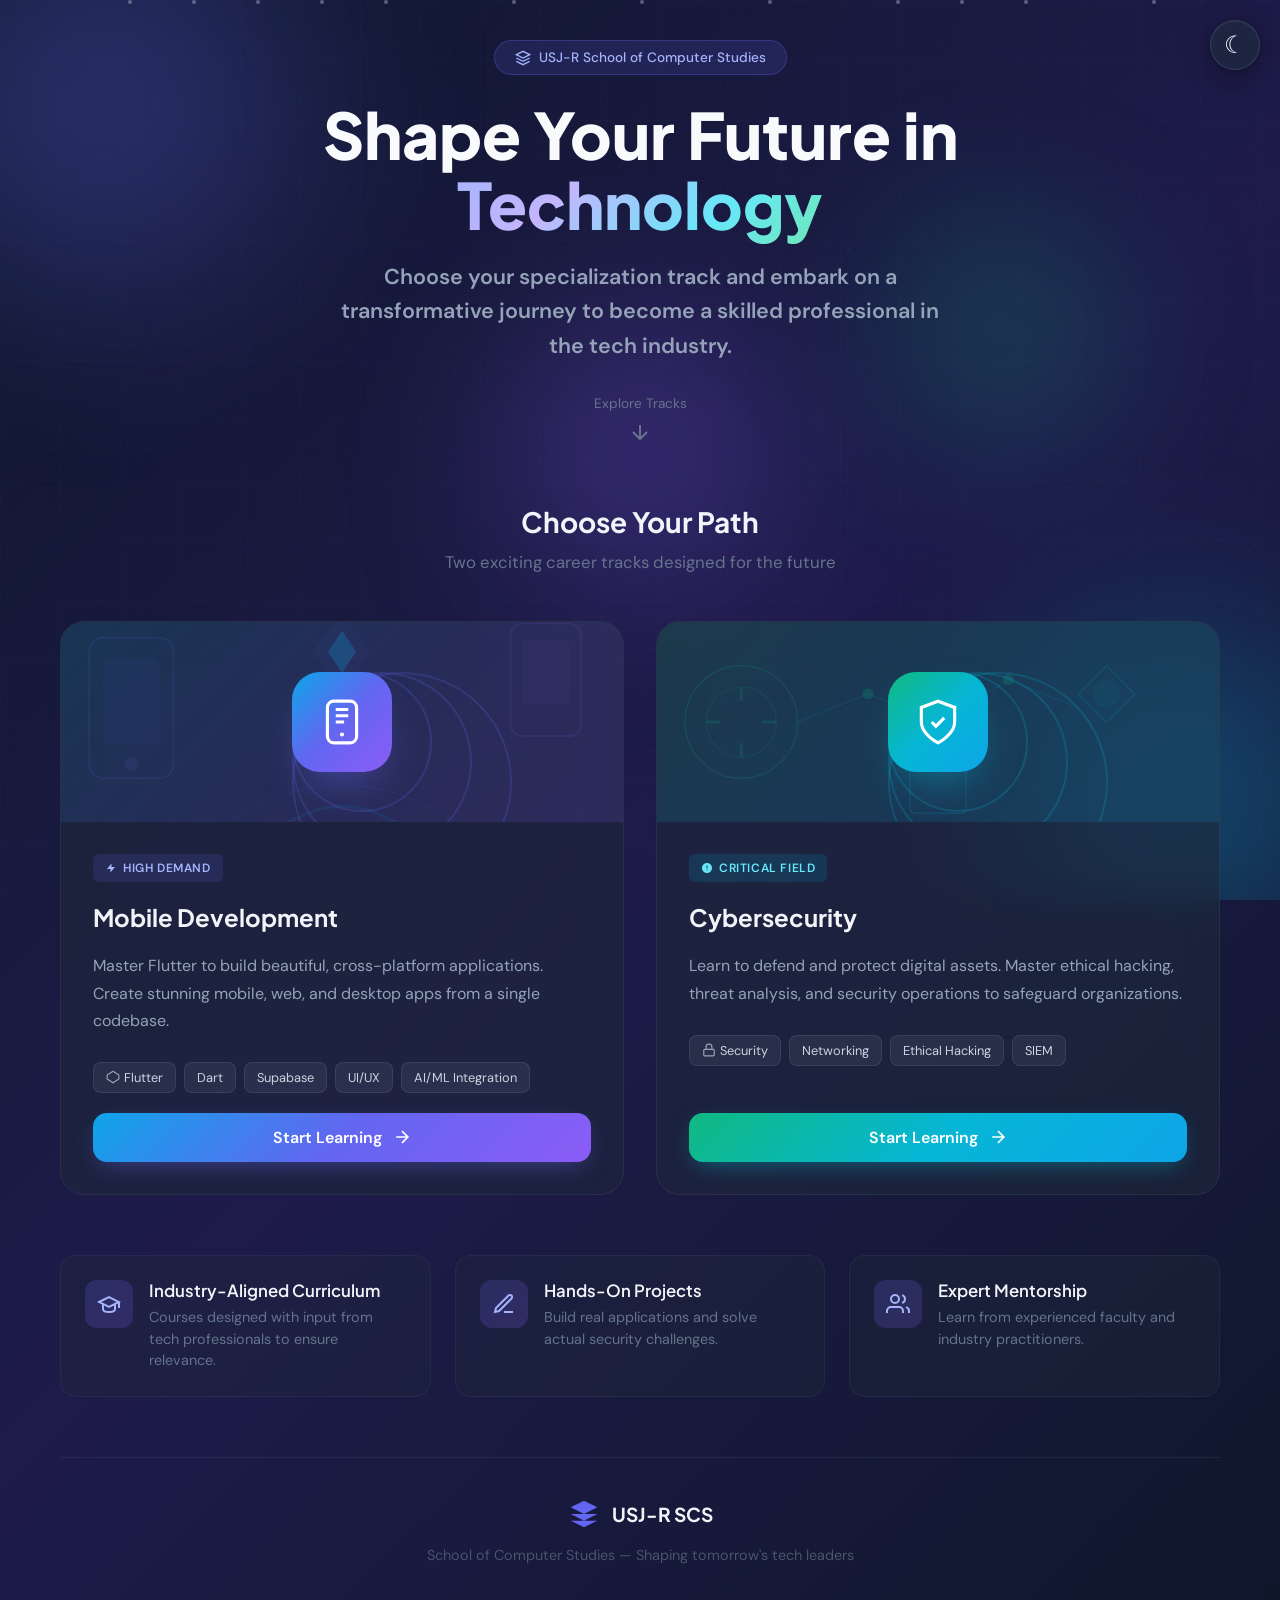
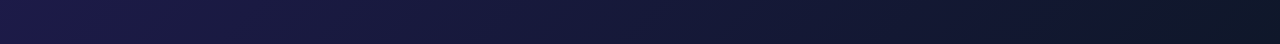
<file: index.html>
<!DOCTYPE html>
<html lang="en">
  <head>
    <meta charset="utf-8" />
    <meta name="viewport" content="width=device-width, initial-scale=1.0" />
    <title>USJ-R SCS Specialization Track | Shape Your Future</title>
    
    <!-- Favicon -->
    <link rel="icon" type="image/svg+xml" href="favicon.svg" />

    <!-- Google Fonts -->
    <link rel="preconnect" href="https://fonts.googleapis.com" />
    <link rel="preconnect" href="https://fonts.gstatic.com" crossorigin />
    <link
      href="https://fonts.googleapis.com/css2?family=Inter:wght@300;400;500;600;700;800&family=JetBrains+Mono:wght@400;500;600&display=swap"
      rel="stylesheet"
    />
    <link
      rel="stylesheet"
      href="https://fonts.googleapis.com/css2?family=DM+Sans:wght@400;500;600;700&family=Plus+Jakarta+Sans:wght@500;600;700;800&display=swap"
    />

    <!-- Custom Theme -->
    <link rel="stylesheet" href="slides/styles/custom.css" />
    <link rel="stylesheet" href="slides/styles/mobile.css" />
    <style>
      :root {
        --landing-primary: #6366f1;
        --landing-secondary: #8b5cf6;
        --landing-accent: #06b6d4;
        --landing-success: #10b981;
        --landing-warning: #f59e0b;
        --landing-rose: #f43f5e;
        --mobile-gradient: linear-gradient(135deg, #0ea5e9 0%, #6366f1 50%, #8b5cf6 100%);
        --cyber-gradient: linear-gradient(135deg, #10b981 0%, #06b6d4 50%, #0ea5e9 100%);
      }

      * {
        margin: 0;
        padding: 0;
        box-sizing: border-box;
      }

      body {
        min-height: 100vh;
        display: flex;
        flex-direction: column;
        align-items: center;
        justify-content: center;
        background: linear-gradient(135deg, #0f172a 0%, #1e1b4b 50%, #0f172a 100%);
        font-family: 'DM Sans', -apple-system, BlinkMacSystemFont, 'Segoe UI', sans-serif;
        color: #f8fafc;
        overflow-x: hidden;
        position: relative;
      }

      /* Animated background */
      .bg-animation {
        position: fixed;
        top: 0;
        left: 0;
        width: 100%;
        height: 100%;
        z-index: 0;
        overflow: hidden;
        pointer-events: none;
      }

      .bg-animation svg {
        width: 100%;
        height: 100%;
      }

      /* Floating orbs */
      .orb {
        position: absolute;
        border-radius: 50%;
        filter: blur(80px);
        opacity: 0.4;
        animation: float-orb 20s ease-in-out infinite;
      }

      .orb-1 {
        width: 600px;
        height: 600px;
        background: radial-gradient(circle, #6366f1 0%, transparent 70%);
        top: -200px;
        left: -200px;
        animation-delay: 0s;
      }

      .orb-2 {
        width: 500px;
        height: 500px;
        background: radial-gradient(circle, #06b6d4 0%, transparent 70%);
        bottom: -150px;
        right: -150px;
        animation-delay: -7s;
      }

      .orb-3 {
        width: 400px;
        height: 400px;
        background: radial-gradient(circle, #8b5cf6 0%, transparent 70%);
        top: 50%;
        left: 50%;
        transform: translate(-50%, -50%);
        animation-delay: -14s;
      }

      .orb-4 {
        width: 300px;
        height: 300px;
        background: radial-gradient(circle, #10b981 0%, transparent 70%);
        top: 20%;
        right: 10%;
        animation-delay: -5s;
      }

      @keyframes float-orb {
        0%, 100% { transform: translate(0, 0) scale(1); }
        25% { transform: translate(30px, -30px) scale(1.1); }
        50% { transform: translate(-20px, 20px) scale(0.95); }
        75% { transform: translate(25px, 15px) scale(1.05); }
      }

      /* Grid pattern overlay */
      .grid-overlay {
        position: fixed;
        top: 0;
        left: 0;
        width: 100%;
        height: 100%;
        background-image: 
          linear-gradient(rgba(99, 102, 241, 0.03) 1px, transparent 1px),
          linear-gradient(90deg, rgba(99, 102, 241, 0.03) 1px, transparent 1px);
        background-size: 60px 60px;
        z-index: 1;
        pointer-events: none;
      }

      /* Floating particles */
      .particles {
        position: fixed;
        top: 0;
        left: 0;
        width: 100%;
        height: 100%;
        z-index: 1;
        pointer-events: none;
        overflow: hidden;
      }

      .particle {
        position: absolute;
        width: 4px;
        height: 4px;
        background: rgba(255, 255, 255, 0.3);
        border-radius: 50%;
        animation: rise 15s linear infinite;
      }

      .particle:nth-child(1) { left: 10%; animation-delay: 0s; animation-duration: 12s; }
      .particle:nth-child(2) { left: 20%; animation-delay: 2s; animation-duration: 14s; }
      .particle:nth-child(3) { left: 30%; animation-delay: 4s; animation-duration: 11s; }
      .particle:nth-child(4) { left: 40%; animation-delay: 1s; animation-duration: 16s; }
      .particle:nth-child(5) { left: 50%; animation-delay: 3s; animation-duration: 13s; }
      .particle:nth-child(6) { left: 60%; animation-delay: 5s; animation-duration: 15s; }
      .particle:nth-child(7) { left: 70%; animation-delay: 0.5s; animation-duration: 12s; }
      .particle:nth-child(8) { left: 80%; animation-delay: 2.5s; animation-duration: 14s; }
      .particle:nth-child(9) { left: 90%; animation-delay: 1.5s; animation-duration: 11s; }
      .particle:nth-child(10) { left: 15%; animation-delay: 3.5s; animation-duration: 16s; }
      .particle:nth-child(11) { left: 25%; animation-delay: 4.5s; animation-duration: 13s; }
      .particle:nth-child(12) { left: 75%; animation-delay: 0.8s; animation-duration: 15s; }

      @keyframes rise {
        0% { bottom: -10px; opacity: 0; transform: translateX(0) scale(0.5); }
        10% { opacity: 0.8; }
        90% { opacity: 0.8; }
        100% { bottom: 100vh; opacity: 0; transform: translateX(30px) scale(1); }
      }

      /* Main content */
      .main-content {
        position: relative;
        z-index: 10;
        padding: 40px 20px;
        width: 100%;
        max-width: 1200px;
      }

      /* Hero section */
      .hero {
        text-align: center;
        margin-bottom: 60px;
      }

      .hero-badge {
        display: inline-flex;
        align-items: center;
        gap: 8px;
        padding: 8px 20px;
        background: rgba(99, 102, 241, 0.15);
        border: 1px solid rgba(99, 102, 241, 0.3);
        border-radius: 999px;
        font-size: 0.85rem;
        font-weight: 500;
        color: #a5b4fc;
        margin-bottom: 24px;
        animation: fadeInUp 0.6s ease-out;
      }

      .hero-badge svg {
        width: 16px;
        height: 16px;
      }

      .hero h1 {
        font-family: 'Plus Jakarta Sans', sans-serif;
        font-size: clamp(2.5rem, 5vw, 4rem);
        font-weight: 800;
        line-height: 1.1;
        margin-bottom: 20px;
        animation: fadeInUp 0.6s ease-out 0.1s both;
      }

      .hero h1 .gradient-text {
        background: linear-gradient(135deg, #a5b4fc 0%, #c4b5fd 30%, #67e8f9 70%, #6ee7b7 100%);
        -webkit-background-clip: text;
        -webkit-text-fill-color: transparent;
        background-clip: text;
      }

      .hero-subtitle {
        font-size: clamp(1.1rem, 2vw, 1.35rem);
        color: #94a3b8;
        max-width: 600px;
        margin: 0 auto 32px;
        line-height: 1.6;
        animation: fadeInUp 0.6s ease-out 0.2s both;
      }

      .hero-cta {
        display: flex;
        align-items: center;
        justify-content: center;
        gap: 16px;
        flex-wrap: wrap;
        animation: fadeInUp 0.6s ease-out 0.3s both;
      }

      .scroll-indicator {
        display: flex;
        flex-direction: column;
        align-items: center;
        gap: 8px;
        color: #64748b;
        font-size: 0.85rem;
        animation: bounce 2s infinite;
      }

      .scroll-indicator svg {
        width: 24px;
        height: 24px;
      }

      @keyframes bounce {
        0%, 100% { transform: translateY(0); }
        50% { transform: translateY(8px); }
      }

      @keyframes fadeInUp {
        from { opacity: 0; transform: translateY(30px); }
        to { opacity: 1; transform: translateY(0); }
      }

      /* Section title */
      .section-header {
        text-align: center;
        margin-bottom: 48px;
      }

      .section-header h2 {
        font-family: 'Plus Jakarta Sans', sans-serif;
        font-size: 1.75rem;
        font-weight: 700;
        color: #f1f5f9;
        margin-bottom: 12px;
      }

      .section-header p {
        color: #64748b;
        font-size: 1.05rem;
      }

      /* Track cards */
      .track-grid {
        display: grid;
        grid-template-columns: repeat(auto-fit, minmax(340px, 1fr));
        gap: 32px;
        margin-bottom: 60px;
      }

      .track-card {
        position: relative;
        display: flex;
        flex-direction: column;
        text-decoration: none;
        background: rgba(30, 41, 59, 0.6);
        backdrop-filter: blur(20px);
        -webkit-backdrop-filter: blur(20px);
        border-radius: 24px;
        overflow: hidden;
        border: 1px solid rgba(148, 163, 184, 0.1);
        transition: all 0.4s cubic-bezier(0.4, 0, 0.2, 1);
        animation: fadeInUp 0.6s ease-out 0.4s both;
      }

      .track-card:nth-child(2) {
        animation-delay: 0.5s;
      }

      .track-card::before {
        content: '';
        position: absolute;
        top: 0;
        left: 0;
        right: 0;
        height: 4px;
        opacity: 0;
        transition: opacity 0.3s ease;
      }

      .track-card.mobile::before {
        background: var(--mobile-gradient);
      }

      .track-card.cyber::before {
        background: var(--cyber-gradient);
      }

      .track-card:hover {
        transform: translateY(-12px) scale(1.02);
        border-color: rgba(148, 163, 184, 0.25);
        box-shadow: 
          0 25px 50px -12px rgba(0, 0, 0, 0.5),
          0 0 80px -20px rgba(99, 102, 241, 0.3);
      }

      .track-card:hover::before {
        opacity: 1;
      }

      /* Track header with SVG illustration */
      .track-header {
        position: relative;
        height: 200px;
        display: flex;
        align-items: center;
        justify-content: center;
        overflow: hidden;
      }

      .track-header.mobile {
        background: linear-gradient(135deg, rgba(14, 165, 233, 0.15) 0%, rgba(99, 102, 241, 0.15) 50%, rgba(139, 92, 246, 0.15) 100%);
      }

      .track-header.cyber {
        background: linear-gradient(135deg, rgba(16, 185, 129, 0.15) 0%, rgba(6, 182, 212, 0.15) 50%, rgba(14, 165, 233, 0.15) 100%);
      }

      .track-illustration {
        position: relative;
        z-index: 2;
      }

      .track-header-bg {
        position: absolute;
        top: 0;
        left: 0;
        width: 100%;
        height: 100%;
        opacity: 0.5;
      }

      /* Animated icon container */
      .icon-container {
        width: 100px;
        height: 100px;
        display: flex;
        align-items: center;
        justify-content: center;
        border-radius: 28px;
        position: relative;
        animation: float 4s ease-in-out infinite;
      }

      .icon-container.mobile {
        background: var(--mobile-gradient);
        box-shadow: 0 20px 40px -15px rgba(99, 102, 241, 0.5);
      }

      .icon-container.cyber {
        background: var(--cyber-gradient);
        box-shadow: 0 20px 40px -15px rgba(6, 182, 212, 0.5);
      }

      .icon-container svg {
        width: 50px;
        height: 50px;
        color: white;
      }

      /* Decorative rings */
      .icon-ring {
        position: absolute;
        border: 2px solid;
        border-radius: 50%;
        opacity: 0.2;
        animation: pulse-ring 3s ease-out infinite;
      }

      .icon-ring:nth-child(1) {
        width: 140px;
        height: 140px;
        animation-delay: 0s;
      }

      .icon-ring:nth-child(2) {
        width: 180px;
        height: 180px;
        animation-delay: 0.5s;
      }

      .icon-ring:nth-child(3) {
        width: 220px;
        height: 220px;
        animation-delay: 1s;
      }

      .mobile .icon-ring {
        border-color: #6366f1;
      }

      .cyber .icon-ring {
        border-color: #06b6d4;
      }

      @keyframes pulse-ring {
        0% { transform: scale(0.8); opacity: 0.4; }
        100% { transform: scale(1.2); opacity: 0; }
      }

      @keyframes float {
        0%, 100% { transform: translateY(0); }
        50% { transform: translateY(-10px); }
      }

      /* Track content */
      .track-content {
        padding: 32px;
        display: flex;
        flex-direction: column;
        gap: 20px;
        flex-grow: 1;
      }

      .track-label {
        display: inline-flex;
        align-items: center;
        gap: 6px;
        font-size: 0.75rem;
        font-weight: 600;
        text-transform: uppercase;
        letter-spacing: 0.05em;
        padding: 6px 12px;
        border-radius: 6px;
        width: fit-content;
      }

      .track-label.mobile {
        background: rgba(99, 102, 241, 0.15);
        color: #a5b4fc;
      }

      .track-label.cyber {
        background: rgba(6, 182, 212, 0.15);
        color: #67e8f9;
      }

      .track-title {
        font-family: 'Plus Jakarta Sans', sans-serif;
        font-weight: 700;
        font-size: 1.5rem;
        color: #f1f5f9;
        margin: 0;
      }

      .track-desc {
        font-size: 1rem;
        color: #94a3b8;
        margin: 0;
        line-height: 1.7;
      }

      /* Skills preview */
      .track-skills {
        display: flex;
        flex-wrap: wrap;
        gap: 8px;
        margin-top: 8px;
      }

      .skill-tag {
        display: inline-flex;
        align-items: center;
        gap: 4px;
        padding: 6px 12px;
        background: rgba(148, 163, 184, 0.1);
        border: 1px solid rgba(148, 163, 184, 0.15);
        border-radius: 8px;
        font-size: 0.8rem;
        color: #cbd5e1;
        transition: all 0.2s ease;
      }

      .skill-tag svg {
        width: 14px;
        height: 14px;
        opacity: 0.7;
      }

      .track-card:hover .skill-tag {
        background: rgba(148, 163, 184, 0.15);
        border-color: rgba(148, 163, 184, 0.25);
      }

      /* CTA button */
      .track-cta {
        display: inline-flex;
        align-items: center;
        justify-content: center;
        gap: 10px;
        margin-top: auto;
        padding: 14px 28px;
        border-radius: 14px;
        font-weight: 600;
        font-size: 1rem;
        color: #fff;
        transition: all 0.3s ease;
        position: relative;
        overflow: hidden;
      }

      .track-cta.mobile {
        background: var(--mobile-gradient);
        box-shadow: 0 8px 24px -8px rgba(99, 102, 241, 0.5);
      }

      .track-cta.cyber {
        background: var(--cyber-gradient);
        box-shadow: 0 8px 24px -8px rgba(6, 182, 212, 0.5);
      }

      .track-cta svg {
        width: 20px;
        height: 20px;
        transition: transform 0.3s ease;
      }

      .track-card:hover .track-cta svg {
        transform: translateX(4px);
      }

      .track-cta::before {
        content: '';
        position: absolute;
        top: 0;
        left: -100%;
        width: 100%;
        height: 100%;
        background: linear-gradient(90deg, transparent, rgba(255, 255, 255, 0.2), transparent);
        transition: left 0.5s ease;
      }

      .track-card:hover .track-cta::before {
        left: 100%;
      }

      /* Features section */
      .features {
        display: grid;
        grid-template-columns: repeat(auto-fit, minmax(250px, 1fr));
        gap: 24px;
        margin-bottom: 60px;
      }

      .feature-item {
        display: flex;
        align-items: flex-start;
        gap: 16px;
        padding: 24px;
        background: rgba(30, 41, 59, 0.4);
        border: 1px solid rgba(148, 163, 184, 0.08);
        border-radius: 16px;
        transition: all 0.3s ease;
        animation: fadeInUp 0.6s ease-out 0.6s both;
      }

      .feature-item:nth-child(2) { animation-delay: 0.7s; }
      .feature-item:nth-child(3) { animation-delay: 0.8s; }

      .feature-item:hover {
        background: rgba(30, 41, 59, 0.6);
        border-color: rgba(148, 163, 184, 0.15);
        transform: translateY(-4px);
      }

      .feature-icon {
        width: 48px;
        height: 48px;
        display: flex;
        align-items: center;
        justify-content: center;
        background: linear-gradient(135deg, rgba(99, 102, 241, 0.2), rgba(139, 92, 246, 0.2));
        border-radius: 12px;
        flex-shrink: 0;
      }

      .feature-icon svg {
        width: 24px;
        height: 24px;
        color: #a5b4fc;
      }

      .feature-content h3 {
        font-family: 'Plus Jakarta Sans', sans-serif;
        font-size: 1.05rem;
        font-weight: 600;
        color: #f1f5f9;
        margin-bottom: 6px;
      }

      .feature-content p {
        font-size: 0.9rem;
        color: #64748b;
        line-height: 1.5;
      }

      /* Footer */
      .footer {
        text-align: center;
        padding: 40px 20px;
        border-top: 1px solid rgba(148, 163, 184, 0.1);
        animation: fadeInUp 0.6s ease-out 0.9s both;
      }

      .footer-logo {
        display: flex;
        align-items: center;
        justify-content: center;
        gap: 12px;
        margin-bottom: 16px;
      }

      .footer-logo svg {
        width: 32px;
        height: 32px;
        color: #6366f1;
      }

      .footer-logo span {
        font-family: 'Plus Jakarta Sans', sans-serif;
        font-weight: 700;
        font-size: 1.2rem;
        color: #f1f5f9;
      }

      .footer p {
        color: #475569;
        font-size: 0.9rem;
      }

      /* Theme toggle override for dark landing */
      .theme-toggle {
        background: rgba(30, 41, 59, 0.8) !important;
        border: 1px solid rgba(148, 163, 184, 0.2) !important;
        color: #f1f5f9 !important;
      }

      .theme-toggle:hover {
        background: rgba(51, 65, 85, 0.9) !important;
      }

      /* Responsive adjustments */
      @media (max-width: 768px) {
        .track-grid {
          grid-template-columns: 1fr;
        }
        
        .hero h1 {
          font-size: 2.2rem;
        }

        .features {
          grid-template-columns: 1fr;
        }

        .orb { opacity: 0.25; }
      }

      /* ============================================
         Light Theme Variant
         ============================================ */
      body[data-theme="light"] {
        background: linear-gradient(135deg, #f8fafc 0%, #e0e7ff 50%, #f0fdfa 100%);
        color: #1e293b;
      }

      body[data-theme="light"] .orb-1 {
        background: radial-gradient(circle, rgba(99, 102, 241, 0.4) 0%, transparent 70%);
      }

      body[data-theme="light"] .orb-2 {
        background: radial-gradient(circle, rgba(6, 182, 212, 0.35) 0%, transparent 70%);
      }

      body[data-theme="light"] .orb-3 {
        background: radial-gradient(circle, rgba(139, 92, 246, 0.3) 0%, transparent 70%);
      }

      body[data-theme="light"] .orb-4 {
        background: radial-gradient(circle, rgba(16, 185, 129, 0.35) 0%, transparent 70%);
      }

      body[data-theme="light"] .orb {
        opacity: 0.6;
        filter: blur(100px);
      }

      body[data-theme="light"] .grid-overlay {
        background-image: 
          linear-gradient(rgba(99, 102, 241, 0.06) 1px, transparent 1px),
          linear-gradient(90deg, rgba(99, 102, 241, 0.06) 1px, transparent 1px);
      }

      body[data-theme="light"] .particle {
        background: rgba(99, 102, 241, 0.4);
      }

      body[data-theme="light"] .bg-animation svg {
        opacity: 0.06 !important;
      }

      body[data-theme="light"] .hero-badge {
        background: rgba(99, 102, 241, 0.1);
        border-color: rgba(99, 102, 241, 0.25);
        color: #4f46e5;
      }

      body[data-theme="light"] .hero h1 {
        color: #1e293b;
      }

      body[data-theme="light"] .hero h1 .gradient-text {
        background: linear-gradient(135deg, #4f46e5 0%, #7c3aed 30%, #0891b2 70%, #059669 100%);
        -webkit-background-clip: text;
        -webkit-text-fill-color: transparent;
        background-clip: text;
      }

      body[data-theme="light"] .hero-subtitle {
        color: #475569;
      }

      body[data-theme="light"] .scroll-indicator {
        color: #64748b;
      }

      body[data-theme="light"] .section-header h2 {
        color: #1e293b;
      }

      body[data-theme="light"] .section-header p {
        color: #64748b;
      }

      body[data-theme="light"] .track-card {
        background: rgba(255, 255, 255, 0.8);
        border-color: rgba(148, 163, 184, 0.2);
        box-shadow: 
          0 4px 6px -1px rgba(0, 0, 0, 0.05),
          0 2px 4px -2px rgba(0, 0, 0, 0.05);
      }

      body[data-theme="light"] .track-card:hover {
        background: rgba(255, 255, 255, 0.95);
        border-color: rgba(148, 163, 184, 0.3);
        box-shadow: 
          0 25px 50px -12px rgba(0, 0, 0, 0.15),
          0 0 60px -15px rgba(99, 102, 241, 0.2);
      }

      body[data-theme="light"] .track-header.mobile {
        background: linear-gradient(135deg, rgba(14, 165, 233, 0.12) 0%, rgba(99, 102, 241, 0.12) 50%, rgba(139, 92, 246, 0.12) 100%);
      }

      body[data-theme="light"] .track-header.cyber {
        background: linear-gradient(135deg, rgba(16, 185, 129, 0.12) 0%, rgba(6, 182, 212, 0.12) 50%, rgba(14, 165, 233, 0.12) 100%);
      }

      body[data-theme="light"] .track-label.mobile {
        background: rgba(99, 102, 241, 0.12);
        color: #4f46e5;
      }

      body[data-theme="light"] .track-label.cyber {
        background: rgba(6, 182, 212, 0.12);
        color: #0891b2;
      }

      body[data-theme="light"] .track-title {
        color: #1e293b;
      }

      body[data-theme="light"] .track-desc {
        color: #475569;
      }

      body[data-theme="light"] .skill-tag {
        background: rgba(241, 245, 249, 0.8);
        border-color: rgba(148, 163, 184, 0.25);
        color: #334155;
      }

      body[data-theme="light"] .track-card:hover .skill-tag {
        background: rgba(241, 245, 249, 1);
        border-color: rgba(148, 163, 184, 0.4);
      }

      body[data-theme="light"] .icon-container.mobile {
        box-shadow: 0 20px 40px -15px rgba(99, 102, 241, 0.4);
      }

      body[data-theme="light"] .icon-container.cyber {
        box-shadow: 0 20px 40px -15px rgba(6, 182, 212, 0.4);
      }

      body[data-theme="light"] .mobile .icon-ring {
        border-color: #818cf8;
      }

      body[data-theme="light"] .cyber .icon-ring {
        border-color: #22d3ee;
      }

      body[data-theme="light"] .track-cta.mobile {
        box-shadow: 0 8px 24px -8px rgba(99, 102, 241, 0.4);
      }

      body[data-theme="light"] .track-cta.cyber {
        box-shadow: 0 8px 24px -8px rgba(6, 182, 212, 0.4);
      }

      body[data-theme="light"] .feature-item {
        background: rgba(255, 255, 255, 0.7);
        border-color: rgba(148, 163, 184, 0.15);
      }

      body[data-theme="light"] .feature-item:hover {
        background: rgba(255, 255, 255, 0.9);
        border-color: rgba(148, 163, 184, 0.25);
        box-shadow: 0 10px 25px -5px rgba(0, 0, 0, 0.08);
      }

      body[data-theme="light"] .feature-icon {
        background: linear-gradient(135deg, rgba(99, 102, 241, 0.15), rgba(139, 92, 246, 0.15));
      }

      body[data-theme="light"] .feature-icon svg {
        color: #6366f1;
      }

      body[data-theme="light"] .feature-content h3 {
        color: #1e293b;
      }

      body[data-theme="light"] .feature-content p {
        color: #64748b;
      }

      body[data-theme="light"] .footer {
        border-top-color: rgba(148, 163, 184, 0.2);
      }

      body[data-theme="light"] .footer-logo svg {
        color: #6366f1;
      }

      body[data-theme="light"] .footer-logo span {
        color: #1e293b;
      }

      body[data-theme="light"] .footer p {
        color: #64748b;
      }

      body[data-theme="light"] .theme-toggle {
        background: rgba(255, 255, 255, 0.9) !important;
        border: 1px solid rgba(148, 163, 184, 0.3) !important;
        color: #1e293b !important;
        box-shadow: 0 2px 8px rgba(0, 0, 0, 0.08);
      }

      body[data-theme="light"] .theme-toggle:hover {
        background: rgba(255, 255, 255, 1) !important;
        box-shadow: 0 4px 12px rgba(0, 0, 0, 0.12);
      }

      /* Smoother theme transitions */
      body,
      .track-card,
      .feature-item,
      .hero-badge,
      .skill-tag,
      .theme-toggle,
      .orb {
        transition: background 0.4s ease, color 0.4s ease, border-color 0.4s ease, box-shadow 0.4s ease, opacity 0.4s ease;
      }
    </style>
  </head>
  <body>
    <!-- Animated background elements -->
    <div class="bg-animation">
      <div class="orb orb-1"></div>
      <div class="orb orb-2"></div>
      <div class="orb orb-3"></div>
      <div class="orb orb-4"></div>
    </div>
    <div class="grid-overlay"></div>
    <div class="particles">
      <div class="particle"></div>
      <div class="particle"></div>
      <div class="particle"></div>
      <div class="particle"></div>
      <div class="particle"></div>
      <div class="particle"></div>
      <div class="particle"></div>
      <div class="particle"></div>
      <div class="particle"></div>
      <div class="particle"></div>
      <div class="particle"></div>
      <div class="particle"></div>
    </div>

    <!-- SVG Pattern Background -->
    <svg class="bg-animation" style="position: fixed; opacity: 0.03;">
      <defs>
        <pattern id="circuit-pattern" x="0" y="0" width="100" height="100" patternUnits="userSpaceOnUse">
          <circle cx="50" cy="50" r="2" fill="#6366f1"/>
          <path d="M50 0 L50 48 M50 52 L50 100 M0 50 L48 50 M52 50 L100 50" stroke="#6366f1" stroke-width="0.5" fill="none"/>
          <circle cx="0" cy="0" r="1.5" fill="#06b6d4"/>
          <circle cx="100" cy="0" r="1.5" fill="#06b6d4"/>
          <circle cx="0" cy="100" r="1.5" fill="#06b6d4"/>
          <circle cx="100" cy="100" r="1.5" fill="#06b6d4"/>
        </pattern>
      </defs>
      <rect width="100%" height="100%" fill="url(#circuit-pattern)"/>
    </svg>

    <!-- Theme Toggle Button -->
    <button id="theme-toggle" class="theme-toggle" aria-label="Toggle theme">
      <span class="sun-icon">&#9728;</span>
      <span class="moon-icon">&#9790;</span>
    </button>

    <main class="main-content">
      <!-- Hero Section -->
      <section class="hero">
        <div class="hero-badge">
          <svg viewBox="0 0 24 24" fill="none" stroke="currentColor" stroke-width="2">
            <path d="M12 2L2 7l10 5 10-5-10-5z"/>
            <path d="M2 17l10 5 10-5"/>
            <path d="M2 12l10 5 10-5"/>
          </svg>
          USJ-R School of Computer Studies
        </div>
        <h1>
          Shape Your Future in<br/>
          <span class="gradient-text">Technology</span>
        </h1>
        <p class="hero-subtitle">
          Choose your specialization track and embark on a transformative journey 
          to become a skilled professional in the tech industry.
        </p>
        <div class="hero-cta">
          <div class="scroll-indicator">
            <span>Explore Tracks</span>
            <svg viewBox="0 0 24 24" fill="none" stroke="currentColor" stroke-width="2">
              <path d="M12 5v14M5 12l7 7 7-7"/>
            </svg>
          </div>
        </div>
      </section>

      <!-- Specialization Tracks -->
      <section>
        <div class="section-header">
          <h2>Choose Your Path</h2>
          <p>Two exciting career tracks designed for the future</p>
        </div>

        <div class="track-grid">
          <!-- Mobile Development Track -->
          <a href="slides/mobile.html" class="track-card mobile">
            <div class="track-header mobile">
              <!-- Decorative SVG background -->
              <svg class="track-header-bg" viewBox="0 0 400 200" preserveAspectRatio="xMidYMid slice">
                <defs>
                  <linearGradient id="mobile-grad" x1="0%" y1="0%" x2="100%" y2="100%">
                    <stop offset="0%" stop-color="#0ea5e9" stop-opacity="0.3"/>
                    <stop offset="50%" stop-color="#6366f1" stop-opacity="0.2"/>
                    <stop offset="100%" stop-color="#8b5cf6" stop-opacity="0.3"/>
                  </linearGradient>
                </defs>
                <!-- Abstract mobile/app shapes -->
                <rect x="20" y="40" width="60" height="100" rx="10" fill="none" stroke="#6366f1" stroke-width="1" opacity="0.3"/>
                <rect x="30" y="55" width="40" height="60" rx="4" fill="#6366f1" opacity="0.1"/>
                <circle cx="50" cy="130" r="5" fill="#6366f1" opacity="0.2"/>
                
                <rect x="320" y="30" width="50" height="80" rx="8" fill="none" stroke="#8b5cf6" stroke-width="1" opacity="0.3"/>
                <rect x="328" y="42" width="34" height="45" rx="3" fill="#8b5cf6" opacity="0.1"/>
                
                <path d="M150 180 Q200 140 250 180" stroke="#0ea5e9" stroke-width="2" fill="none" opacity="0.2"/>
                <path d="M120 170 Q200 120 280 170" stroke="#6366f1" stroke-width="1" fill="none" opacity="0.15"/>
                
                <!-- Flutter-inspired diamond shapes -->
                <polygon points="200,20 220,50 200,80 180,50" fill="url(#mobile-grad)" opacity="0.4"/>
                <polygon points="200,35 210,50 200,65 190,50" fill="#0ea5e9" opacity="0.5"/>
              </svg>
              
              <div class="track-illustration">
                <div class="icon-ring"></div>
                <div class="icon-ring"></div>
                <div class="icon-ring"></div>
                <div class="icon-container mobile">
                  <svg viewBox="0 0 24 24" fill="none" stroke="currentColor" stroke-width="1.5">
                    <rect x="5" y="2" width="14" height="20" rx="3"/>
                    <line x1="12" y1="18" x2="12" y2="18.01" stroke-width="2" stroke-linecap="round"/>
                    <path d="M9 6h6M9 9h6M9 12h4"/>
                  </svg>
                </div>
              </div>
            </div>
            
            <div class="track-content">
              <span class="track-label mobile">
                <svg width="12" height="12" viewBox="0 0 24 24" fill="currentColor">
                  <path d="M13 10V3L4 14h7v7l9-11h-7z"/>
                </svg>
                High Demand
              </span>
              <h3 class="track-title">Mobile Development</h3>
              <p class="track-desc">
                Master Flutter to build beautiful, cross-platform applications. 
                Create stunning mobile, web, and desktop apps from a single codebase.
              </p>
              <div class="track-skills">
                <span class="skill-tag">
                  <svg viewBox="0 0 24 24" fill="none" stroke="currentColor" stroke-width="2">
                    <polygon points="12 2 22 8.5 22 15.5 12 22 2 15.5 2 8.5 12 2"/>
                  </svg>
                  Flutter
                </span>
                <span class="skill-tag">Dart</span>
                <span class="skill-tag">Supabase</span>
                <span class="skill-tag">UI/UX</span>
                <span class="skill-tag">AI/ML Integration</span>
              </div>
              <span class="track-cta mobile">
                Start Learning
                <svg viewBox="0 0 24 24" fill="none" stroke="currentColor" stroke-width="2">
                  <path d="M5 12h14M12 5l7 7-7 7"/>
                </svg>
              </span>
            </div>
          </a>

          <!-- Cybersecurity Track -->
          <a href="slides/cybsec.html" class="track-card cyber">
            <div class="track-header cyber">
              <!-- Decorative SVG background -->
              <svg class="track-header-bg" viewBox="0 0 400 200" preserveAspectRatio="xMidYMid slice">
                <defs>
                  <linearGradient id="cyber-grad" x1="0%" y1="0%" x2="100%" y2="100%">
                    <stop offset="0%" stop-color="#10b981" stop-opacity="0.3"/>
                    <stop offset="50%" stop-color="#06b6d4" stop-opacity="0.2"/>
                    <stop offset="100%" stop-color="#0ea5e9" stop-opacity="0.3"/>
                  </linearGradient>
                </defs>
                <!-- Security/cyber shapes -->
                <circle cx="60" cy="100" r="40" fill="none" stroke="#10b981" stroke-width="1" opacity="0.3"/>
                <circle cx="60" cy="100" r="25" fill="none" stroke="#10b981" stroke-width="1" opacity="0.2"/>
                <path d="M60 75 L60 85 M60 115 L60 125 M35 100 L45 100 M75 100 L85 100" stroke="#10b981" stroke-width="2" opacity="0.3"/>
                
                <path d="M320 60 L340 80 L320 100 L300 80 Z" fill="none" stroke="#06b6d4" stroke-width="1" opacity="0.3"/>
                <circle cx="320" cy="80" r="10" fill="#06b6d4" opacity="0.1"/>
                
                <!-- Network lines -->
                <line x1="100" y1="100" x2="150" y2="80" stroke="#06b6d4" stroke-width="1" opacity="0.2"/>
                <line x1="150" y1="80" x2="200" y2="100" stroke="#06b6d4" stroke-width="1" opacity="0.2"/>
                <line x1="200" y1="100" x2="250" y2="70" stroke="#06b6d4" stroke-width="1" opacity="0.2"/>
                <line x1="250" y1="70" x2="300" y2="90" stroke="#06b6d4" stroke-width="1" opacity="0.2"/>
                <circle cx="150" cy="80" r="4" fill="#10b981" opacity="0.4"/>
                <circle cx="200" cy="100" r="4" fill="#06b6d4" opacity="0.4"/>
                <circle cx="250" cy="70" r="4" fill="#10b981" opacity="0.4"/>
                
                <!-- Lock icon outline -->
                <rect x="180" y="130" width="40" height="35" rx="4" fill="none" stroke="#0ea5e9" stroke-width="1" opacity="0.3"/>
                <path d="M188 130 L188 120 Q200 100 212 120 L212 130" fill="none" stroke="#0ea5e9" stroke-width="1" opacity="0.3"/>
              </svg>
              
              <div class="track-illustration">
                <div class="icon-ring"></div>
                <div class="icon-ring"></div>
                <div class="icon-ring"></div>
                <div class="icon-container cyber">
                  <svg viewBox="0 0 24 24" fill="none" stroke="currentColor" stroke-width="1.5">
                    <path d="M12 22s8-4 8-10V5l-8-3-8 3v7c0 6 8 10 8 10z"/>
                    <path d="M9 12l2 2 4-4"/>
                  </svg>
                </div>
              </div>
            </div>
            
            <div class="track-content">
              <span class="track-label cyber">
                <svg width="12" height="12" viewBox="0 0 24 24" fill="currentColor">
                  <path d="M12 22C6.477 22 2 17.523 2 12S6.477 2 12 2s10 4.477 10 10-4.477 10-10 10zm-1-7v2h2v-2h-2zm0-8v6h2V7h-2z"/>
                </svg>
                Critical Field
              </span>
              <h3 class="track-title">Cybersecurity</h3>
              <p class="track-desc">
                Learn to defend and protect digital assets. Master ethical hacking, 
                threat analysis, and security operations to safeguard organizations.
              </p>
              <div class="track-skills">
                <span class="skill-tag">
                  <svg viewBox="0 0 24 24" fill="none" stroke="currentColor" stroke-width="2">
                    <rect x="3" y="11" width="18" height="11" rx="2"/>
                    <path d="M7 11V7a5 5 0 0110 0v4"/>
                  </svg>
                  Security
                </span>
                <span class="skill-tag">Networking</span>
                <span class="skill-tag">Ethical Hacking</span>
                <span class="skill-tag">SIEM</span>
              </div>
              <span class="track-cta cyber">
                Start Learning
                <svg viewBox="0 0 24 24" fill="none" stroke="currentColor" stroke-width="2">
                  <path d="M5 12h14M12 5l7 7-7 7"/>
                </svg>
              </span>
            </div>
          </a>
        </div>
      </section>

      <!-- Features Section -->
      <section class="features">
        <div class="feature-item">
          <div class="feature-icon">
            <svg viewBox="0 0 24 24" fill="none" stroke="currentColor" stroke-width="2">
              <path d="M22 10v6M2 10l10-5 10 5-10 5z"/>
              <path d="M6 12v5c0 2 2 3 6 3s6-1 6-3v-5"/>
            </svg>
          </div>
          <div class="feature-content">
            <h3>Industry-Aligned Curriculum</h3>
            <p>Courses designed with input from tech professionals to ensure relevance.</p>
          </div>
        </div>
        
        <div class="feature-item">
          <div class="feature-icon">
            <svg viewBox="0 0 24 24" fill="none" stroke="currentColor" stroke-width="2">
              <path d="M12 20h9"/>
              <path d="M16.5 3.5a2.121 2.121 0 013 3L7 19l-4 1 1-4L16.5 3.5z"/>
            </svg>
          </div>
          <div class="feature-content">
            <h3>Hands-On Projects</h3>
            <p>Build real applications and solve actual security challenges.</p>
          </div>
        </div>
        
        <div class="feature-item">
          <div class="feature-icon">
            <svg viewBox="0 0 24 24" fill="none" stroke="currentColor" stroke-width="2">
              <path d="M17 21v-2a4 4 0 00-4-4H5a4 4 0 00-4 4v2"/>
              <circle cx="9" cy="7" r="4"/>
              <path d="M23 21v-2a4 4 0 00-3-3.87"/>
              <path d="M16 3.13a4 4 0 010 7.75"/>
            </svg>
          </div>
          <div class="feature-content">
            <h3>Expert Mentorship</h3>
            <p>Learn from experienced faculty and industry practitioners.</p>
          </div>
        </div>
      </section>

      <!-- Footer -->
      <footer class="footer">
        <div class="footer-logo">
          <svg viewBox="0 0 24 24" fill="currentColor">
            <path d="M12 2L2 7l10 5 10-5-10-5zM2 17l10 5 10-5M2 12l10 5 10-5"/>
          </svg>
          <span>USJ-R SCS</span>
        </div>
        <p>School of Computer Studies &mdash; Shaping tomorrow's tech leaders</p>
      </footer>
    </main>

    <script>
      // Theme toggle functionality
      const themeToggle = document.getElementById('theme-toggle');
      const body = document.body;

      // Check for saved theme preference, default to dark for this landing
      const savedTheme = localStorage.getItem('theme') || 'dark';
      body.setAttribute('data-theme', savedTheme);

      themeToggle.addEventListener('click', () => {
        const currentTheme = body.getAttribute('data-theme');
        const newTheme = currentTheme === 'light' ? 'dark' : 'light';
        body.setAttribute('data-theme', newTheme);
        localStorage.setItem('theme', newTheme);
      });

      // Intersection Observer for scroll animations
      const observerOptions = {
        threshold: 0.1,
        rootMargin: '0px 0px -50px 0px'
      };

      const observer = new IntersectionObserver((entries) => {
        entries.forEach(entry => {
          if (entry.isIntersecting) {
            entry.target.style.opacity = '1';
            entry.target.style.transform = 'translateY(0)';
          }
        });
      }, observerOptions);

      // Add parallax effect to orbs on mouse move
      document.addEventListener('mousemove', (e) => {
        const orbs = document.querySelectorAll('.orb');
        const x = e.clientX / window.innerWidth;
        const y = e.clientY / window.innerHeight;
        
        orbs.forEach((orb, index) => {
          const speed = (index + 1) * 15;
          const xOffset = (x - 0.5) * speed;
          const yOffset = (y - 0.5) * speed;
          orb.style.transform = `translate(${xOffset}px, ${yOffset}px)`;
        });
      });
    </script>
  </body>
</html>
</file>
<file: slides/styles/custom.css>
/* ============================================
   Flutter Specialization Track - Common Styles
   Theme variables are defined in mobile.css and cybsec.css
   ============================================ */

/* ============================================
   Base Styles
   ============================================ */

.reveal {
    font-family: 'DM Sans', -apple-system, BlinkMacSystemFont, 'Segoe UI', sans-serif;
    font-size: 32px;
    color: var(--text);
    background: var(--background);
    background-image: var(--background-gradient);
    background-attachment: fixed;
}

.reveal .slides {
    text-align: left;
}

.reveal .slides section {
    padding: 40px 60px;
    height: 100%;
    box-sizing: border-box;
}

.reveal h1, .reveal h2, .reveal h3, .reveal h4 {
    font-family: 'Plus Jakarta Sans', 'DM Sans', -apple-system, BlinkMacSystemFont, 'Segoe UI', sans-serif;
    font-weight: 700;
    color: var(--text);
    margin-bottom: 0.5em;
    text-transform: none;
    letter-spacing: -0.02em;
}

.reveal h1 { font-size: 2.5em; }
.reveal h2 { font-size: 1.8em; }
.reveal h3 { font-size: 1.4em; }
.reveal h4 { font-size: 1.1em; }

.reveal p {
    line-height: 1.6;
    margin-bottom: 1em;
}

.reveal ul, .reveal ol {
    margin-left: 1em;
}

.reveal li {
    margin-bottom: 0.5em;
    line-height: 1.5;
}

/* ============================================
   Theme Toggle Button
   ============================================ */

.theme-toggle {
    position: fixed;
    top: 20px;
    right: 20px;
    z-index: 1000;
    width: 50px;
    height: 50px;
    border-radius: 50%;
    border: var(--glass-border);
    background: var(--surface);
    backdrop-filter: blur(var(--glass-blur)) saturate(var(--glass-saturate));
    -webkit-backdrop-filter: blur(var(--glass-blur)) saturate(var(--glass-saturate));
    cursor: pointer;
    display: flex;
    align-items: center;
    justify-content: center;
    transition: all 0.4s cubic-bezier(0.4, 0, 0.2, 1);
    box-shadow: var(--glass-outer-shadow), var(--glass-inner-shadow);
    color: var(--text);
}

.theme-toggle:hover {
    transform: scale(1.08);
    background: var(--surface-hover);
    box-shadow: var(--glass-outer-shadow), var(--glass-inner-shadow), 0 0 20px rgba(var(--primary), 0.15);
}

.theme-toggle .sun-icon,
.theme-toggle .moon-icon {
    font-size: 24px;
    transition: opacity 0.3s ease;
}

[data-theme="light"] .theme-toggle .moon-icon,
[data-theme="dark"] .theme-toggle .sun-icon {
    display: none;
}

[data-theme="light"] .theme-toggle .sun-icon,
[data-theme="dark"] .theme-toggle .moon-icon {
    display: block;
}

/* ============================================
   Section Titles
   ============================================ */

.section-title {
    display: flex;
    align-items: center;
    gap: 12px;
    color: var(--primary);
    margin-bottom: 0.8em;
}

.section-title > .lucide {
  width: 0.8em;
  height: 0.8em;
  flex-shrink: 0;
}

.section-title.semester-1 { color: #0468D7; font-size: 1.5em; }
.section-title.semester-2 { color: #10B981; font-size: 1.5em; }
.section-title.semester-3 { color: #8B5CF6; font-size: 1.5em; }

.section-subtitle {
    font-size: 0.8em;
    color: var(--text-muted);
    margin-bottom: 1.1em;
}

/* Compact header variant for dense slides (e.g., Free Learning Platforms) */
.section-title.section-title-compact {
    font-size: 1.2em;
    margin-bottom: 0.1em;
}

.section-subtitle.section-subtitle-compact {
    font-size: 0.75em;
    margin-bottom: 0.8em;
}

/* ============================================
   Hero Slide
   ============================================ */

.hero-slide {
    display: flex;
    align-items: center;
    justify-content: center;
    text-align: center;
    position: relative;
}

.hero-slide .hero-content {
    width: 100%;
    max-width: 1200px; /* Wider layout */
    position: relative;
    z-index: 1;
    padding: 0 20px;
}

.flutter-logo-container {
    margin-bottom: 30px;
}

.flutter-logo {
    width: 120px;
    height: auto;
    filter: drop-shadow(0 10px 30px rgba(0, 0, 0, 0.3));
    animation: float 3s ease-in-out infinite;
}

@keyframes float {
    0%, 100% { transform: translateY(0); }
    50% { transform: translateY(-15px); }
}

.hero-title {
    font-size: 2.8em;
    color: var(--text);
    margin-bottom: 0.2em;
    text-shadow: 0 4px 20px var(--shadow-lg);
}

.hero-subtitle {
    font-size: 1.8em;
    color: var(--primary);
    font-weight: 600;
    margin-bottom: 0.5em;
}

.hero-tagline {
    font-size: 1.1em;
    color: var(--text-muted);
    margin-bottom: 2em;
}

.hero-badges {
    display: flex;
    justify-content: center;
    gap: 20px;
    margin-bottom: 2em;
    flex-wrap: wrap;
}

.badge {
    display: inline-flex;
    align-items: center;
    gap: 8px;
    padding: 14px 28px;
    background: var(--surface);
    backdrop-filter: blur(var(--glass-blur)) saturate(var(--glass-saturate));
    -webkit-backdrop-filter: blur(var(--glass-blur)) saturate(var(--glass-saturate));
    border-radius: 50px;
    color: var(--text);
    font-size: 0.8em;
    font-weight: 500;
    border: var(--glass-border);
    box-shadow: var(--glass-outer-shadow), var(--glass-inner-shadow);
    transition: all 0.4s cubic-bezier(0.4, 0, 0.2, 1);
}

.badge:hover {
    background: var(--surface-hover);
    transform: translateY(-2px);
    box-shadow: var(--glass-outer-shadow), var(--glass-inner-shadow), 0 12px 40px var(--shadow-lg);
}

.badge i {
    width: 20px;
    height: 20px;
}

.course-info {
    display: flex;
    justify-content: center;
    gap: 40px;
    color: var(--text-muted);
    font-size: 0.85em;
}

.course-info span {
    display: flex;
    align-items: center;
    gap: 8px;
}

.course-info i {
    width: 18px;
    height: 18px;
}

/* ============================================
   Feature Grid
   ============================================ */

.feature-grid {
    display: grid;
    grid-template-columns: repeat(2, 1fr);
    gap: 20px;
    margin-top: 0.5em;
}

.feature-card {
    background: var(--surface);
    backdrop-filter: blur(var(--glass-blur)) saturate(var(--glass-saturate));
    -webkit-backdrop-filter: blur(var(--glass-blur)) saturate(var(--glass-saturate));
    border-radius: 20px;
    padding: 20px;
    border: var(--glass-border);
    transition: all 0.4s cubic-bezier(0.4, 0, 0.2, 1);
    box-shadow: var(--glass-outer-shadow), var(--glass-inner-shadow);
}

.feature-card:hover {
    transform: translateY(-4px) scale(1.01);
    background: var(--surface-hover);
    box-shadow: var(--glass-outer-shadow), var(--glass-inner-shadow), 0 12px 40px var(--shadow-lg);
}

.feature-icon {
    width: 44px;
    height: 44px;
    background: linear-gradient(135deg, var(--gradient-start), var(--gradient-end));
    border-radius: 12px;
    display: flex;
    align-items: center;
    justify-content: center;
    margin-bottom: 12px;
}

.feature-icon i {
    width: 24px;
    height: 24px;
    color: white;
}

.feature-card h3 {
    font-size: 1.1em;
    margin-bottom: 8px;
}

.feature-card p {
    font-size: 0.75em;
    color: var(--text-muted);
    margin: 0;
}

.companies-using {
    margin-top: 1em;
    text-align: center;
}

.small-text {
    font-size: 0.7em;
    color: var(--text-muted);
}

/* ============================================
   Timeline
   ============================================ */

.timeline {
    position: relative;
    padding-left: 34px;
    margin-top: 0.6em;
}

.timeline::before {
    content: '';
    position: absolute;
    left: 15px;
    top: 0;
    bottom: 0;
    width: 4px;
    background: linear-gradient(180deg, #0468D7 0%, #10B981 50%, #8B5CF6 100%);
    border-radius: 2px;
}

.timeline-item {
    position: relative;
    margin-bottom: 14px;
    padding-left: 34px;
}

.timeline-marker {
    position: absolute;
    left: -33px;
    top: 5px;
    width: 24px;
    height: 24px;
    border-radius: 50%;
    border: 4px solid var(--background);
    box-shadow: 0 0 0 4px var(--primary);
}

.timeline-marker.sem1 { background: #0468D7; box-shadow: 0 0 0 4px #0468D7; }
.timeline-marker.sem2 { background: #10B981; box-shadow: 0 0 0 4px #10B981; }
.timeline-marker.sem3 { background: #8B5CF6; box-shadow: 0 0 0 4px #8B5CF6; }

.timeline-content {
    background: var(--surface);
    backdrop-filter: blur(var(--glass-blur)) saturate(var(--glass-saturate));
    -webkit-backdrop-filter: blur(var(--glass-blur)) saturate(var(--glass-saturate));
    border-radius: 16px;
    padding: 12px 20px; /* More compact padding for better fit */
    border: var(--glass-border);
    box-shadow: var(--glass-outer-shadow), var(--glass-inner-shadow);
    transition: all 0.4s cubic-bezier(0.4, 0, 0.2, 1);
}

.timeline-content h3 {
    font-size: 0.85em;
    color: var(--primary);
    margin-bottom: 4px;
}

.timeline-content h4 {
    font-size: 0.72em;
    margin-bottom: 4px;
}

.timeline-content p {
    font-size: 0.6em;
    color: var(--text-muted);
    margin-bottom: 6px;
}

.timeline-tags {
    display: flex;
    gap: 6px;
    flex-wrap: wrap;
}

.timeline-tags span {
    font-size: 0.5em;
    padding: 2px 8px;
    background: var(--primary);
    color: white;
    border-radius: 20px;
}

/* ============================================
   Week Grid
   ============================================ */

.week-grid {
    display: grid;
    grid-template-columns: repeat(2, 1fr);
    gap: 18px;
    margin-top: 0.8em;
}

.week-card {
    background: var(--surface);
    backdrop-filter: blur(var(--glass-blur)) saturate(var(--glass-saturate));
    -webkit-backdrop-filter: blur(var(--glass-blur)) saturate(var(--glass-saturate));
    border-radius: 16px;
    padding: 18px 20px;
    border: var(--glass-border);
    transition: all 0.4s cubic-bezier(0.4, 0, 0.2, 1);
    box-shadow: var(--glass-outer-shadow), var(--glass-inner-shadow);
}

.week-card:hover {
    background: var(--surface-hover);
    transform: translateY(-2px);
    box-shadow: var(--glass-outer-shadow), var(--glass-inner-shadow), 0 8px 24px var(--shadow-lg);
}

.week-card h4 {
    font-size: 0.82em;
    margin-bottom: 8px;
}

.week-card ul {
    margin: 0;
    padding-left: 1em;
}

.week-card li {
    font-size: 0.64em;
    color: var(--text-muted);
    margin-bottom: 3px;
}

/* ============================================
   Code Demo
   ============================================ */

.code-demo {
    margin: 1em 0;
}

.code-demo pre {
    background: var(--code-bg);
    backdrop-filter: blur(var(--glass-blur)) saturate(var(--glass-saturate));
    -webkit-backdrop-filter: blur(var(--glass-blur)) saturate(var(--glass-saturate));
    border-radius: 16px;
    padding: 20px;
    border: var(--glass-border);
    overflow-x: auto;
    font-family: 'JetBrains Mono', monospace;
    font-size: 0.55em;
    line-height: 1.6;
    box-shadow: var(--glass-outer-shadow), var(--glass-inner-shadow);
}

.code-demo code {
    color: var(--text);
}

/* ============================================
   App Preview / Phone Mockup
   ============================================ */

.app-preview {
    display: flex;
    align-items: center;
    gap: 30px;
    margin-top: 1em;
}

.phone-mockup {
    width: 180px;
    height: 360px;
    background: var(--surface);
    backdrop-filter: blur(var(--glass-blur)) saturate(var(--glass-saturate));
    -webkit-backdrop-filter: blur(var(--glass-blur)) saturate(var(--glass-saturate));
    border-radius: 36px;
    border: var(--glass-border);
    padding: 20px 12px;
    box-shadow: var(--glass-outer-shadow), var(--glass-inner-shadow), 0 20px 60px var(--shadow-lg);
}

.phone-screen {
    background: var(--background);
    height: 100%;
    border-radius: 20px;
    padding: 16px;
    overflow: hidden;
}

.app-header {
    font-size: 0.6em;
    font-weight: 600;
    color: var(--primary);
    padding-bottom: 12px;
    border-bottom: 1px solid var(--border);
    margin-bottom: 12px;
}

.todo-item {
    font-size: 0.5em;
    padding: 10px 12px;
    background: var(--surface);
    border-radius: 8px;
    margin-bottom: 8px;
    border-left: 3px solid var(--primary);
}

.caption {
    font-size: 0.7em;
    color: var(--text-muted);
    font-style: italic;
}

/* ============================================
   Architecture Diagram
   ============================================ */

.architecture-diagram {
    display: flex;
    flex-direction: column;
    align-items: center;
    gap: 12px;
    margin: 1em 0;
}

.arch-layer {
    display: flex;
    gap: 20px;
    justify-content: center;
}

.arch-box {
    display: flex;
    flex-direction: column;
    align-items: center;
    gap: 8px;
    padding: 20px 30px;
    background: var(--surface);
    backdrop-filter: blur(var(--glass-blur)) saturate(var(--glass-saturate));
    -webkit-backdrop-filter: blur(var(--glass-blur)) saturate(var(--glass-saturate));
    border-radius: 16px;
    border: var(--glass-border);
    min-width: 150px;
    box-shadow: var(--glass-outer-shadow), var(--glass-inner-shadow);
    transition: all 0.4s cubic-bezier(0.4, 0, 0.2, 1);
}

.arch-box i {
    width: 32px;
    height: 32px;
    color: var(--primary);
}

.arch-box span {
    font-size: 0.7em;
    font-weight: 500;
}

.arch-box.app { border-color: var(--primary); }
.arch-box.api { border-color: #10B981; }
.arch-box.db { border-color: #F59E0B; }
.arch-box.storage { border-color: #8B5CF6; }
.arch-box.auth { border-color: #EF4444; }

.arch-arrow {
    font-size: 1.5em;
    color: var(--text-muted);
}

.project-examples {
    margin-top: 1.5em;
    text-align: center;
    font-size: 0.8em;
    color: var(--text-muted);
}

/* ============================================
   Clean Architecture Diagram
   ============================================ */

.clean-arch-diagram {
    display: flex;
    justify-content: center;
    align-items: center;
    margin: 2em 0;
}

.arch-circle {
    display: flex;
    align-items: center;
    justify-content: center;
    border-radius: 50%;
    position: relative;
}

.arch-circle.outer {
    width: 400px;
    height: 400px;
    background: linear-gradient(135deg, #EF4444 0%, #F97316 100%);
}

.arch-circle.middle {
    width: 280px;
    height: 280px;
    background: linear-gradient(135deg, #10B981 0%, #14B8A6 100%);
}

.arch-circle.inner {
    width: 160px;
    height: 160px;
    background: linear-gradient(135deg, #0468D7 0%, #13B9FD 100%);
}

.layer-label {
    position: absolute;
    font-size: 0.6em;
    font-weight: 600;
    color: white;
    text-shadow: 0 2px 4px rgba(0, 0, 0, 0.3);
}

.arch-circle.outer .layer-label { top: 30px; }
.arch-circle.middle .layer-label { top: 20px; }
.arch-circle.inner .layer-label { top: 50%; transform: translateY(-50%); }

.arch-benefits {
    display: flex;
    justify-content: center;
    gap: 30px;
    margin-top: 2em;
}

.benefit {
    display: flex;
    align-items: center;
    gap: 8px;
    font-size: 0.8em;
    color: var(--text);
}

.benefit i {
    width: 20px;
    height: 20px;
    color: #10B981;
}

/* ============================================
   Pipeline Diagram
   ============================================ */

.pipeline-diagram {
    display: flex;
    align-items: center;
    justify-content: center;
    gap: 20px;
    margin: 2em 0;
    flex-wrap: wrap;
}

.pipeline-step {
    display: flex;
    flex-direction: column;
    align-items: center;
    gap: 12px;
}

.step-icon {
    width: 70px;
    height: 70px;
    background: linear-gradient(135deg, var(--gradient-start), var(--gradient-end));
    border-radius: 16px;
    display: flex;
    align-items: center;
    justify-content: center;
}

.step-icon i {
    width: 36px;
    height: 36px;
    color: white;
}

.pipeline-step span {
    font-size: 0.7em;
    font-weight: 500;
}

.pipeline-arrow {
    font-size: 1.5em;
    color: var(--text-muted);
}

.deploy-targets {
    display: flex;
    justify-content: center;
    gap: 30px;
    margin-top: 2em;
}

.store-badge {
    height: 50px;
    filter: grayscale(0.3);
    transition: filter 0.3s ease;
}

.store-badge:hover {
    filter: grayscale(0);
}

/* ============================================
   Outcomes Grid
   ============================================ */

.outcomes-grid {
    display: grid;
    grid-template-columns: repeat(5, 1fr);
    gap: 16px;
    margin-top: 1em;
}

.outcome-card {
    background: var(--surface);
    backdrop-filter: blur(var(--glass-blur)) saturate(var(--glass-saturate));
    -webkit-backdrop-filter: blur(var(--glass-blur)) saturate(var(--glass-saturate));
    border-radius: 16px;
    padding: 20px;
    border: var(--glass-border);
    text-align: center;
    transition: all 0.4s cubic-bezier(0.4, 0, 0.2, 1);
    box-shadow: var(--glass-outer-shadow), var(--glass-inner-shadow);
}

.outcome-card:hover {
    background: var(--surface-hover);
    transform: translateY(-3px) scale(1.02);
    box-shadow: var(--glass-outer-shadow), var(--glass-inner-shadow), 0 8px 24px var(--shadow-lg);
}

.outcome-number {
    width: 36px;
    height: 36px;
    background: linear-gradient(135deg, var(--gradient-start), var(--gradient-end));
    color: white;
    border-radius: 50%;
    display: flex;
    align-items: center;
    justify-content: center;
    font-weight: 700;
    font-size: 0.8em;
    margin: 0 auto 12px;
}

.outcome-card p {
    font-size: 0.6em;
    color: var(--text);
    margin: 0;
    line-height: 1.4;
}

/* ============================================
   Tech Grid
   ============================================ */

.tech-grid {
    display: grid;
    grid-template-columns: repeat(4, 1fr);
    gap: 24px;
    margin-top: 1.5em;
}

.tech-item {
    display: flex;
    flex-direction: column;
    align-items: center;
    gap: 12px;
    padding: 24px;
    background: var(--surface);
    backdrop-filter: blur(var(--glass-blur)) saturate(var(--glass-saturate));
    -webkit-backdrop-filter: blur(var(--glass-blur)) saturate(var(--glass-saturate));
    border-radius: 20px;
    border: var(--glass-border);
    transition: all 0.4s cubic-bezier(0.4, 0, 0.2, 1);
    box-shadow: var(--glass-outer-shadow), var(--glass-inner-shadow);
}

.tech-item:hover {
    background: var(--surface-hover);
    transform: translateY(-4px) scale(1.02);
    box-shadow: var(--glass-outer-shadow), var(--glass-inner-shadow), 0 12px 32px var(--shadow-lg);
}

.tech-item img {
    width: 50px;
    height: 50px;
    object-fit: contain;
}

.tech-icon {
    width: 50px;
    height: 50px;
    background: linear-gradient(135deg, var(--gradient-start), var(--gradient-end));
    border-radius: 12px;
    display: flex;
    align-items: center;
    justify-content: center;
}

.tech-icon i {
    width: 28px;
    height: 28px;
    color: white;
}

.tech-item span {
    font-size: 0.7em;
    font-weight: 500;
}

/* ============================================
   Assessment Charts
   ============================================ */

.assessment-container {
    display: grid;
    grid-template-columns: repeat(3, 1fr);
    gap: 24px;
    margin-top: 1em;
}

.assessment-card {
    background: var(--surface);
    backdrop-filter: blur(var(--glass-blur)) saturate(var(--glass-saturate));
    -webkit-backdrop-filter: blur(var(--glass-blur)) saturate(var(--glass-saturate));
    border-radius: 18px;
    padding: 18px 20px;
    border: var(--glass-border);
    box-shadow: var(--glass-outer-shadow), var(--glass-inner-shadow);
}

.assessment-card h3 {
    font-size: 0.8em;
    text-align: center;
    margin-bottom: 16px;
    color: var(--primary);
}

.chart-container {
    height: 180px;
}

.bar-chart {
    display: flex;
    align-items: flex-end;
    justify-content: space-around;
    height: 100%;
    gap: 8px;
}

.bar {
    flex: 1;
    background: linear-gradient(180deg, var(--gradient-start), var(--gradient-end));
    border-radius: 8px 8px 0 0;
    height: calc(var(--height) * 2);
    display: flex;
    flex-direction: column;
    align-items: center;
    justify-content: flex-start;
    padding-top: 8px;
    min-width: 40px;
    position: relative;
}

.bar span {
    font-size: 0.46em;
    font-weight: 700;
    color: white;
}

.bar label {
    position: absolute;
    bottom: -24px;
    font-size: 0.42em;
    color: var(--text-muted);
    white-space: nowrap;
}

/* ============================================
   Apps Showcase
   ============================================ */

.apps-showcase {
    display: grid;
    grid-template-columns: repeat(3, 1fr);
    gap: 18px;
    margin-top: 0.8em;
}

.app-card {
    background: var(--surface);
    backdrop-filter: blur(var(--glass-blur)) saturate(var(--glass-saturate));
    -webkit-backdrop-filter: blur(var(--glass-blur)) saturate(var(--glass-saturate));
    border-radius: 18px;
    padding: 20px;
    border: var(--glass-border);
    text-align: center;
    transition: all 0.4s cubic-bezier(0.4, 0, 0.2, 1);
    position: relative;
    box-shadow: var(--glass-outer-shadow), var(--glass-inner-shadow);
}

.app-card:hover {
    background: var(--surface-hover);
    transform: translateY(-4px) scale(1.02);
    box-shadow: var(--glass-outer-shadow), var(--glass-inner-shadow), 0 12px 32px var(--shadow-lg);
}

.app-icon {
    width: 54px;
    height: 54px;
    background: linear-gradient(135deg, var(--gradient-start), var(--gradient-end));
    border-radius: 16px;
    display: flex;
    align-items: center;
    justify-content: center;
    margin: 0 auto 16px;
}

.app-icon i {
    width: 32px;
    height: 32px;
    color: white;
}

.app-card h4 {
    font-size: 0.76em;
    margin-bottom: 4px;
}

.app-card p {
    font-size: 0.56em;
    color: var(--text-muted);
    margin-bottom: 6px;
}

.semester-tag {
    font-size: 0.5em;
    padding: 2px 9px;
    background: var(--primary);
    color: white;
    border-radius: 20px;
}

/* ============================================
   Career Path
   ============================================ */

.career-path {
    display: flex;
    align-items: center;
    justify-content: center;
    gap: 18px;
    margin: 1.2em 0;
    flex-wrap: wrap;
}

.career-node {
    display: flex;
    flex-direction: column;
    align-items: center;
    gap: 12px;
    padding: 24px;
    background: var(--surface);
    backdrop-filter: blur(var(--glass-blur)) saturate(var(--glass-saturate));
    -webkit-backdrop-filter: blur(var(--glass-blur)) saturate(var(--glass-saturate));
    border-radius: 20px;
    border: var(--glass-border);
    min-width: 140px;
    transition: all 0.4s cubic-bezier(0.4, 0, 0.2, 1);
    box-shadow: var(--glass-outer-shadow), var(--glass-inner-shadow);
}

.career-node:hover {
    background: var(--surface-hover);
    transform: translateY(-4px) scale(1.02);
    box-shadow: var(--glass-outer-shadow), var(--glass-inner-shadow), 0 12px 32px var(--shadow-lg);
}

.career-node.start { border-color: #10B981; }
.career-node.end { border-color: #8B5CF6; }

.node-icon {
    width: 50px;
    height: 50px;
    background: linear-gradient(135deg, var(--gradient-start), var(--gradient-end));
    border-radius: 50%;
    display: flex;
    align-items: center;
    justify-content: center;
}

.node-icon i {
    width: 26px;
    height: 26px;
    color: white;
}

.career-node h4 {
    font-size: 0.76em;
    margin: 0;
}

.career-node p {
    font-size: 0.6em;
    color: var(--text-muted);
    margin: 0;
}

.career-arrow {
    font-size: 1.5em;
    color: var(--primary);
}

.job-stats {
    display: flex;
    justify-content: center;
    gap: 50px;
    margin-top: 1.4em;
}

.stat {
    text-align: center;
}

.stat-number {
    display: block;
    font-size: 1.4em;
    font-weight: 800;
    color: var(--primary);
}

.stat-label {
    font-size: 0.6em;
    color: var(--text-muted);
}

/* Slide-specific compact tweaks for Career Pathways (slide 16) */
.career-path-slide .career-path {
    margin: 0.8em 0 0.6em 0;
}

.career-path-slide .career-node {
    padding: 18px;
}

.career-path-slide .career-node h4 {
    font-size: 0.72em;
}

.career-path-slide .career-node p {
    font-size: 0.56em;
}

.career-path-slide .job-stats {
    margin-top: 1.1em;
}

/* ============================================
   Hands-On Grid
   ============================================ */

.hands-on-grid {
    display: grid;
    grid-template-columns: repeat(3, 1fr);
    gap: 30px;
    margin: 2em 0;
}

.hands-on-item {
    text-align: center;
    padding: 30px;
    background: var(--surface);
    backdrop-filter: blur(var(--glass-blur)) saturate(var(--glass-saturate));
    -webkit-backdrop-filter: blur(var(--glass-blur)) saturate(var(--glass-saturate));
    border-radius: 20px;
    border: var(--glass-border);
    box-shadow: var(--glass-outer-shadow), var(--glass-inner-shadow);
    transition: all 0.4s cubic-bezier(0.4, 0, 0.2, 1);
}

.time-block {
    display: flex;
    flex-direction: column;
    align-items: center;
    margin-bottom: 16px;
}

.time-block .hours {
    font-size: 2.5em;
    font-weight: 800;
    color: var(--primary);
    line-height: 1;
}

.time-block .label {
    font-size: 0.7em;
    color: var(--text-muted);
    text-transform: uppercase;
}

.hands-on-item h4 {
    font-size: 0.9em;
    margin-bottom: 8px;
}

.hands-on-item p {
    font-size: 0.7em;
    color: var(--text-muted);
    margin: 0;
}

.learning-approach {
    text-align: center;
    padding: 20px;
    background: linear-gradient(135deg, var(--gradient-start), var(--gradient-end));
    border-radius: 16px;
    color: white;
    box-shadow: 0 8px 32px rgba(4, 104, 215, 0.3);
}

.learning-approach p {
    margin: 0;
    font-size: 0.85em;
}

/* ============================================
   Prerequisites
   ============================================ */

.prereq-container {
    display: grid;
    grid-template-columns: repeat(3, 1fr);
    gap: 24px;
    margin: 2em 0;
}

.prereq-card {
    background: var(--surface);
    backdrop-filter: blur(var(--glass-blur)) saturate(var(--glass-saturate));
    -webkit-backdrop-filter: blur(var(--glass-blur)) saturate(var(--glass-saturate));
    border-radius: 20px;
    padding: 30px;
    border: var(--glass-border);
    text-align: center;
    box-shadow: var(--glass-outer-shadow), var(--glass-inner-shadow);
    transition: all 0.4s cubic-bezier(0.4, 0, 0.2, 1);
}

.prereq-icon {
    width: 60px;
    height: 60px;
    background: linear-gradient(135deg, var(--gradient-start), var(--gradient-end));
    border-radius: 16px;
    display: flex;
    align-items: center;
    justify-content: center;
    margin: 0 auto 16px;
}

.prereq-icon i {
    width: 32px;
    height: 32px;
    color: white;
}

.prereq-card h4 {
    font-size: 0.9em;
    margin-bottom: 8px;
}

.prereq-card p {
    font-size: 0.7em;
    color: var(--text-muted);
    margin: 0;
}

.no-prereq {
    text-align: center;
    padding: 20px;
    background: rgba(16, 185, 129, 0.1);
    backdrop-filter: blur(var(--glass-blur)) saturate(var(--glass-saturate));
    -webkit-backdrop-filter: blur(var(--glass-blur)) saturate(var(--glass-saturate));
    border-radius: 16px;
    border: 1px solid rgba(16, 185, 129, 0.3);
    box-shadow: 0 4px 16px rgba(16, 185, 129, 0.1);
}

.no-prereq p {
    margin: 0;
    font-size: 0.85em;
    color: #10B981;
    display: flex;
    align-items: center;
    justify-content: center;
    gap: 8px;
}

.no-prereq i {
    width: 20px;
    height: 20px;
}

/* ============================================
   Capstone Requirements
   ============================================ */

.capstone-requirements {
    display: grid;
    grid-template-columns: repeat(2, 1fr);
    gap: 30px;
    margin-top: 1.5em;
}

.req-column {
    background: var(--surface);
    backdrop-filter: blur(var(--glass-blur)) saturate(var(--glass-saturate));
    -webkit-backdrop-filter: blur(var(--glass-blur)) saturate(var(--glass-saturate));
    border-radius: 20px;
    padding: 30px;
    border: var(--glass-border);
    box-shadow: var(--glass-outer-shadow), var(--glass-inner-shadow);
}

.req-column h4 {
    font-size: 0.95em;
    margin-bottom: 16px;
    color: var(--primary);
}

.req-column ul {
    list-style: none;
    padding: 0;
    margin: 0;
}

.req-column li {
    display: flex;
    align-items: center;
    gap: 10px;
    font-size: 0.75em;
    margin-bottom: 12px;
}

.req-column li i {
    width: 18px;
    height: 18px;
    color: #10B981;
}

/* Slide-specific compact tweaks for Ethics & Academic Integrity (slide 18) */
.ethics-slide .capstone-requirements {
    margin-top: 1em;
    gap: 20px;
}

.ethics-slide .req-column {
    padding: 22px;
}

.ethics-slide .req-column h4 {
    font-size: 0.9em;
    margin-bottom: 12px;
}

.ethics-slide .req-column li {
    font-size: 0.7em;
    margin-bottom: 8px;
}

.ethics-slide .learning-approach {
    margin-top: 0.6em;
    padding: 12px;
}

.ethics-slide .learning-approach p {
    display: inline-flex;
    align-items: center;
    gap: 6px;
    font-size: 0.6em;
    line-height: 1.2;
}

.ethics-slide .learning-approach p i {
    width: 16px;
    height: 16px;
    display: inline-block;
    flex-shrink: 0;
}

/* ============================================
   Resources Grid
   ============================================ */

.resources-grid {
    display: grid;
    grid-template-columns: repeat(3, 1fr);
    gap: 24px;
    margin-top: 1.5em;
}

.resource-card {
    background: var(--surface);
    backdrop-filter: blur(var(--glass-blur)) saturate(var(--glass-saturate));
    -webkit-backdrop-filter: blur(var(--glass-blur)) saturate(var(--glass-saturate));
    border-radius: 20px;
    padding: 24px;
    border: var(--glass-border);
    box-shadow: var(--glass-outer-shadow), var(--glass-inner-shadow);
    transition: all 0.4s cubic-bezier(0.4, 0, 0.2, 1);
}

.resource-card h4 {
    display: flex;
    align-items: center;
    gap: 10px;
    font-size: 0.9em;
    margin-bottom: 16px;
    color: var(--primary);
}

.resource-card h4 i {
    width: 22px;
    height: 22px;
}

.resource-card ul {
    list-style: none;
    padding: 0;
    margin: 0;
}

.resource-card li {
    font-size: 0.7em;
    color: var(--text-muted);
    margin-bottom: 8px;
    padding-left: 16px;
    position: relative;
}

.resource-card li::before {
    content: '•';
    position: absolute;
    left: 0;
    color: var(--primary);
}

/* ============================================
   CTA Slide
   ============================================ */

.cta-slide {
    display: flex;
    align-items: center;
    justify-content: center;
    text-align: center;
    position: relative;
}

.cta-content {
    width: 100%;
    max-width: 1200px;
    position: relative;
    z-index: 1;
    padding: 0 20px;
}

.cta-title {
    font-size: 2.5em;
    color: var(--text);
    margin-bottom: 0.3em;
    text-shadow: 0 4px 20px var(--shadow-lg);
}

.cta-subtitle {
    font-size: 1em;
    color: var(--text-muted);
    margin-bottom: 2em;
}

.cta-highlights {
    display: flex;
    justify-content: center;
    gap: 40px;
    margin-bottom: 2em;
}

.highlight {
    display: flex;
    flex-direction: column;
    align-items: center;
    gap: 12px;
    padding: 24px;
    background: var(--surface);
    backdrop-filter: blur(var(--glass-blur)) saturate(var(--glass-saturate));
    -webkit-backdrop-filter: blur(var(--glass-blur)) saturate(var(--glass-saturate));
    border-radius: 20px;
    border: var(--glass-border);
    box-shadow: var(--glass-outer-shadow), var(--glass-inner-shadow);
    color: var(--text);
    transition: all 0.4s cubic-bezier(0.4, 0, 0.2, 1);
}

.highlight:hover {
    transform: translateY(-4px);
    background: var(--surface-hover);
}

.highlight i {
    width: 40px;
    height: 40px;
    color: var(--primary);
}

.highlight span {
    font-size: 0.8em;
    font-weight: 500;
}

.cta-action {
    margin-top: 2em;
}

.enroll-text {
    font-size: 1.2em;
    color: var(--text);
    margin-bottom: 1em;
}

.flutter-bird-logo {
    width: 80px;
    height: auto;
    animation: float 3s ease-in-out infinite;
}

/* ============================================
   Q&A Slide
   ============================================ */

.qa-slide {
    display: flex;
    flex-direction: column;
    align-items: center;
    justify-content: center;
    text-align: center;
}

.qa-title {
    font-size: 3em;
    color: var(--primary);
    margin-bottom: 1em;
}

.contact-info {
    margin-bottom: 2em;
}

.contact-info p {
    display: flex;
    align-items: center;
    justify-content: center;
    gap: 12px;
    font-size: 0.9em;
    color: var(--text-muted);
    margin-bottom: 12px;
}

.contact-info i {
    width: 22px;
    height: 22px;
    color: var(--primary);
}

.thank-you {
    margin-top: 2em;
}

.thank-you p {
    font-size: 1.2em;
    color: var(--text);
    margin-bottom: 1em;
}

.social-links {
    display: flex;
    justify-content: center;
    gap: 30px;
}

.social-links span {
    display: flex;
    align-items: center;
    gap: 8px;
    font-size: 0.8em;
    color: var(--text-muted);
}

.social-links i {
    width: 20px;
    height: 20px;
}

/* ============================================
   Reveal.js Overrides
   ============================================ */

.reveal .controls {
    color: var(--primary);
}

.reveal .progress {
    background: var(--border);
    height: 4px;
}

.reveal .progress span {
    background: linear-gradient(90deg, var(--gradient-start), var(--gradient-end));
}

.reveal .slide-number {
    background: var(--surface);
    color: var(--text);
    font-size: 14px;
    padding: 8px 12px;
    border-radius: 8px;
    border: 1px solid var(--border);
}

/* Speaker Notes */
.reveal aside.notes {
    font-size: 14px;
    line-height: 1.6;
}

/* ============================================
   Project Showcase
   ============================================ */

.project-grid {
    display: grid;
    grid-template-columns: repeat(5, 1fr); /* 5 items per row/slide */
    gap: 20px;
    margin-top: 1em;
}

.project-card {
    display: flex;
    flex-direction: column;
    align-items: center;
    background: var(--surface);
    backdrop-filter: blur(var(--glass-blur)) saturate(var(--glass-saturate));
    -webkit-backdrop-filter: blur(var(--glass-blur)) saturate(var(--glass-saturate));
    border-radius: 16px;
    overflow: hidden;
    border: var(--glass-border);
    box-shadow: var(--glass-outer-shadow), var(--glass-inner-shadow);
    transition: all 0.4s cubic-bezier(0.4, 0, 0.2, 1);
    height: 100%;
}

.project-card:hover {
    transform: translateY(-8px);
    background: var(--surface-hover);
    box-shadow: var(--glass-outer-shadow), var(--glass-inner-shadow), 0 12px 40px var(--shadow-lg);
}

.project-image {
    width: 100%;
    height: 140px;
    overflow: hidden;
    position: relative;
}

.project-image img {
    width: 100%;
    height: 100%;
    object-fit: cover;
    transition: transform 0.6s ease;
}

.project-card:hover .project-image img {
    transform: scale(1.1);
}

.project-info {
    padding: 15px;
    text-align: center;
    width: 100%;
    flex: 1;
    display: flex;
    align-items: center;
    justify-content: center;
}

.project-info h4 {
    font-size: 0.8em;
    margin: 0;
    color: var(--text);
    font-weight: 600;
    line-height: 1.3;
}

/* ============================================
   Animations
   ============================================ */

.fragment.fade-up {
    transform: translateY(30px);
    opacity: 0;
    transition: all 0.5s ease;
}

.fragment.fade-up.visible {
    transform: translateY(0);
    opacity: 1;
}

.fragment.fade-right {
    transform: translateX(-30px);
    opacity: 0;
    transition: all 0.5s ease;
}

.fragment.fade-right.visible {
    transform: translateX(0);
    opacity: 1;
}

.fragment.zoom-in {
    transform: scale(0.8);
    opacity: 0;
    transition: all 0.5s ease;
}

.fragment.zoom-in.visible {
    transform: scale(1);
    opacity: 1;
}

/* ============================================
   Responsive Design
   ============================================ */

@media (max-width: 1200px) {
    .reveal { font-size: 28px; }
    .feature-grid { grid-template-columns: repeat(2, 1fr); }
    .outcomes-grid { grid-template-columns: repeat(3, 1fr); }
    .tech-grid { grid-template-columns: repeat(3, 1fr); }
}

@media (max-width: 900px) {
    .reveal { font-size: 24px; }
    .reveal .slides section { padding: 30px 40px; }
    .week-grid { grid-template-columns: 1fr; }
    .assessment-container { grid-template-columns: 1fr; }
    .apps-showcase { grid-template-columns: repeat(2, 1fr); }
    .career-path { flex-direction: column; }
    .career-arrow { transform: rotate(90deg); }
    .job-stats { flex-direction: column; gap: 20px; }
}

@media (max-width: 600px) {
    .reveal { font-size: 20px; }
    .reveal .slides section { padding: 20px; }
    .feature-grid { grid-template-columns: 1fr; }
    .outcomes-grid { grid-template-columns: repeat(2, 1fr); }
    .tech-grid { grid-template-columns: repeat(2, 1fr); }
    .hands-on-grid { grid-template-columns: 1fr; }
    .prereq-container { grid-template-columns: 1fr; }
    .resources-grid { grid-template-columns: 1fr; }
    .hero-badges { flex-direction: column; align-items: center; }
    .course-info { flex-direction: column; gap: 10px; }
}

/* ============================================
   Print / PDF Export
   ============================================ */

@media print {
    .theme-toggle { display: none; }
    .reveal .slides section { page-break-after: always; }
}

/* ============================================
   Slide Selector
   ============================================ */

.slide-selector-container {
    position: fixed;
    bottom: 20px;
    left: 20px;
    z-index: 1000;
    display: flex;
    align-items: center;
    justify-content: center;
    background: var(--surface);
    backdrop-filter: blur(var(--glass-blur)) saturate(var(--glass-saturate));
    -webkit-backdrop-filter: blur(var(--glass-blur)) saturate(var(--glass-saturate));
    border: var(--glass-border);
    border-radius: 30px; /* More pill-shaped */
    padding: 8px 16px;
    box-shadow: var(--glass-outer-shadow), var(--glass-inner-shadow);
    transition: all 0.4s cubic-bezier(0.4, 0, 0.2, 1);
    opacity: 0.5; /* Less obvious by default */
    min-width: 60px;
    pointer-events: auto; /* Container is clickable */
}

.slide-selector-container:hover {
    opacity: 1;
    transform: scale(1.05);
    background: var(--surface-hover);
    box-shadow: var(--glass-outer-shadow), var(--glass-inner-shadow), 0 8px 24px var(--shadow-lg);
}

.slide-selector-container.open {
    opacity: 1;
    transform: none;
    background: var(--surface-hover);
}

.slide-counter {
    font-family: 'Inter', sans-serif;
    font-size: 14px;
    font-weight: 600;
    color: var(--text);
    white-space: nowrap;
    text-transform: none;
    background: none;
    border: none;
    padding: 0;
    cursor: pointer;
}

.slide-counter:focus-visible {
    outline: 2px solid var(--primary);
    outline-offset: 6px;
    border-radius: var(--radius-sm);
}

.slide-menu {
    position: absolute;
    bottom: calc(100% + 12px);
    left: 0;
    margin: 0;
    padding: 6px;
    list-style: none;
    width: max-content;
    min-width: 240px;
    max-width: min(380px, calc(100vw - 40px));
    max-height: calc(100vh - 120px);
    overflow-y: auto;
    background: var(--surface-solid);
    border: var(--glass-border);
    border-radius: var(--radius-lg);
    box-shadow: var(--glass-outer-shadow), 0 12px 40px var(--shadow-lg);
    scrollbar-width: thin;
    scrollbar-color: var(--border) transparent;
    animation: slide-menu-in 0.18s ease-out;
}

@keyframes slide-menu-in {
    from { opacity: 0; transform: translateY(6px); }
    to { opacity: 1; transform: translateY(0); }
}

.slide-menu li {
    margin: 0;
}

.slide-menu-item {
    display: flex;
    align-items: baseline;
    gap: 10px;
    width: 100%;
    padding: 8px 12px;
    border: none;
    border-radius: var(--radius-sm);
    background: none;
    color: var(--text);
    font-family: 'Inter', sans-serif;
    font-size: 14px;
    font-weight: 500;
    line-height: 1.4;
    text-align: left;
    text-transform: none;
    cursor: pointer;
    transition: background 0.15s ease, color 0.15s ease;
}

.slide-menu-item .slide-menu-number {
    flex: 0 0 1.6em;
    text-align: right;
    color: var(--text-muted);
    font-variant-numeric: tabular-nums;
}

.slide-menu-item:hover,
.slide-menu-item:focus-visible {
    background: color-mix(in srgb, var(--primary) 12%, transparent);
    outline: none;
}

.slide-menu-item[aria-current="true"] {
    background: var(--primary);
    color: var(--background);
    font-weight: 600;
}

.slide-menu-item[aria-current="true"] .slide-menu-number {
    color: inherit;
    opacity: 0.75;
}

@media print {
    .slide-selector-container { display: none; }
}
</file>
<file: slides/styles/mobile.css>
/* ============================================
   Mobile Specialization Track - Theme
   Style: Liquid Glass (Glassmorphism)
   ============================================ */

/* CSS Variables - Light Theme */
:root, [data-theme="light"] {
    --primary: #0468D7;
    --secondary: #13B9FD;
    --accent: #FFD700;
    --background: #F2F2F7;
    --background-gradient: 
        radial-gradient(ellipse at 0% 0%, rgba(4, 104, 215, 0.15) 0%, transparent 50%),
        radial-gradient(ellipse at 100% 0%, rgba(19, 185, 253, 0.12) 0%, transparent 50%),
        radial-gradient(ellipse at 100% 100%, rgba(139, 92, 246, 0.1) 0%, transparent 50%),
        radial-gradient(ellipse at 0% 100%, rgba(16, 185, 129, 0.08) 0%, transparent 50%),
        linear-gradient(135deg, #F8FAFC 0%, #F1F5F9 50%, #F8FAFC 100%);
    --text: #1A1A2E;
    --text-muted: #6B7280;
    --surface: rgba(255, 255, 255, 0.72);
    --surface-solid: #FFFFFF;
    --surface-hover: rgba(255, 255, 255, 0.85);
    --code-bg: rgba(246, 248, 250, 0.8);
    --border: rgba(0, 0, 0, 0.08);
    --border-light: rgba(255, 255, 255, 0.5);
    --gradient-start: #0468D7;
    --gradient-end: #13B9FD;
    --shadow: rgba(0, 0, 0, 0.04);
    --shadow-lg: rgba(0, 0, 0, 0.08);
    --glass-blur: 20px;
    --glass-saturate: 180%;
    --glass-border: 1px solid rgba(255, 255, 255, 0.4);
    --glass-inner-shadow: inset 0 1px 1px rgba(255, 255, 255, 0.6);
    --glass-outer-shadow: 0 8px 32px rgba(0, 0, 0, 0.08), 0 2px 8px rgba(0, 0, 0, 0.04);
    --hero-text: white;
    --hero-text-muted: rgba(255, 255, 255, 0.85);
    --radius-sm: 12px;
    --radius-md: 16px;
    --radius-lg: 20px;
    --radius-xl: 24px;
    --radius-round: 999px;
}

/* CSS Variables - Dark Theme */
[data-theme="dark"] {
    --primary: #13B9FD;
    --secondary: #0468D7;
    --accent: #FFB84D;
    --background: #0A0A0F;
    --background-gradient: 
        radial-gradient(ellipse at 0% 0%, rgba(19, 185, 253, 0.15) 0%, transparent 50%),
        radial-gradient(ellipse at 100% 0%, rgba(139, 92, 246, 0.12) 0%, transparent 50%),
        radial-gradient(ellipse at 100% 100%, rgba(4, 104, 215, 0.1) 0%, transparent 50%),
        radial-gradient(ellipse at 0% 100%, rgba(16, 185, 129, 0.08) 0%, transparent 50%),
        linear-gradient(135deg, #0D1117 0%, #161B22 50%, #0D1117 100%);
    --text: #F5F5F7;
    --text-muted: #98989D;
    --surface: rgba(44, 44, 46, 0.72);
    --surface-solid: #1C1C1E;
    --surface-hover: rgba(58, 58, 60, 0.8);
    --code-bg: rgba(28, 33, 40, 0.8);
    --border: rgba(255, 255, 255, 0.08);
    --border-light: rgba(255, 255, 255, 0.12);
    --gradient-start: #13B9FD;
    --gradient-end: #0468D7;
    --shadow: rgba(0, 0, 0, 0.2);
    --shadow-lg: rgba(0, 0, 0, 0.4);
    --glass-blur: 20px;
    --glass-saturate: 180%;
    --glass-border: 1px solid rgba(255, 255, 255, 0.1);
    --glass-inner-shadow: inset 0 1px 1px rgba(255, 255, 255, 0.05);
    --glass-outer-shadow: 0 8px 32px rgba(0, 0, 0, 0.3), 0 2px 8px rgba(0, 0, 0, 0.2);
    --hero-text: white;
    --hero-text-muted: rgba(255, 255, 255, 0.85);
}

/* Mobile Specific Decorative Elements */

.hero-slide::before {
    content: '';
    position: absolute;
    top: 0;
    left: 0;
    right: 0;
    bottom: 0;
    pointer-events: none;
    z-index: 0;
}

/* Mobile Blob Animations (mesh overlay) */
.hero-slide::after,
.cta-slide::after {
    content: '';
    position: absolute;
    width: 100%;
    height: 100%;
    top: 0;
    left: 0;
    background-image: 
        linear-gradient(rgba(4, 104, 215, 0.1) 1px, transparent 1px),
        linear-gradient(90deg, rgba(4, 104, 215, 0.1) 1px, transparent 1px);
    background-size: 40px 40px;
    mask-image: radial-gradient(circle at center, black 40%, transparent 80%);
    -webkit-mask-image: radial-gradient(circle at center, black 40%, transparent 80%);
    pointer-events: none;
    z-index: 0;
    opacity: 0.5;
}

.flutter-logo {
    filter: drop-shadow(0 10px 30px rgba(0, 0, 0, 0.3));
    animation: float 3s ease-in-out infinite;
}

/* Flutter lockup wordmark follows the theme's text color */
.flutter-wordmark {
    fill: var(--text-muted);
}

[data-theme="dark"] .flutter-wordmark {
    fill: var(--text);
}

@keyframes float {
    0%, 100% { transform: translateY(0); }
    50% { transform: translateY(-15px); }
}

/* CTA Background */
.cta-slide::before {
    content: '';
    position: absolute;
    top: 0;
    left: 0;
    right: 0;
    bottom: 0;
    pointer-events: none;
    z-index: 0;
}
</file>
